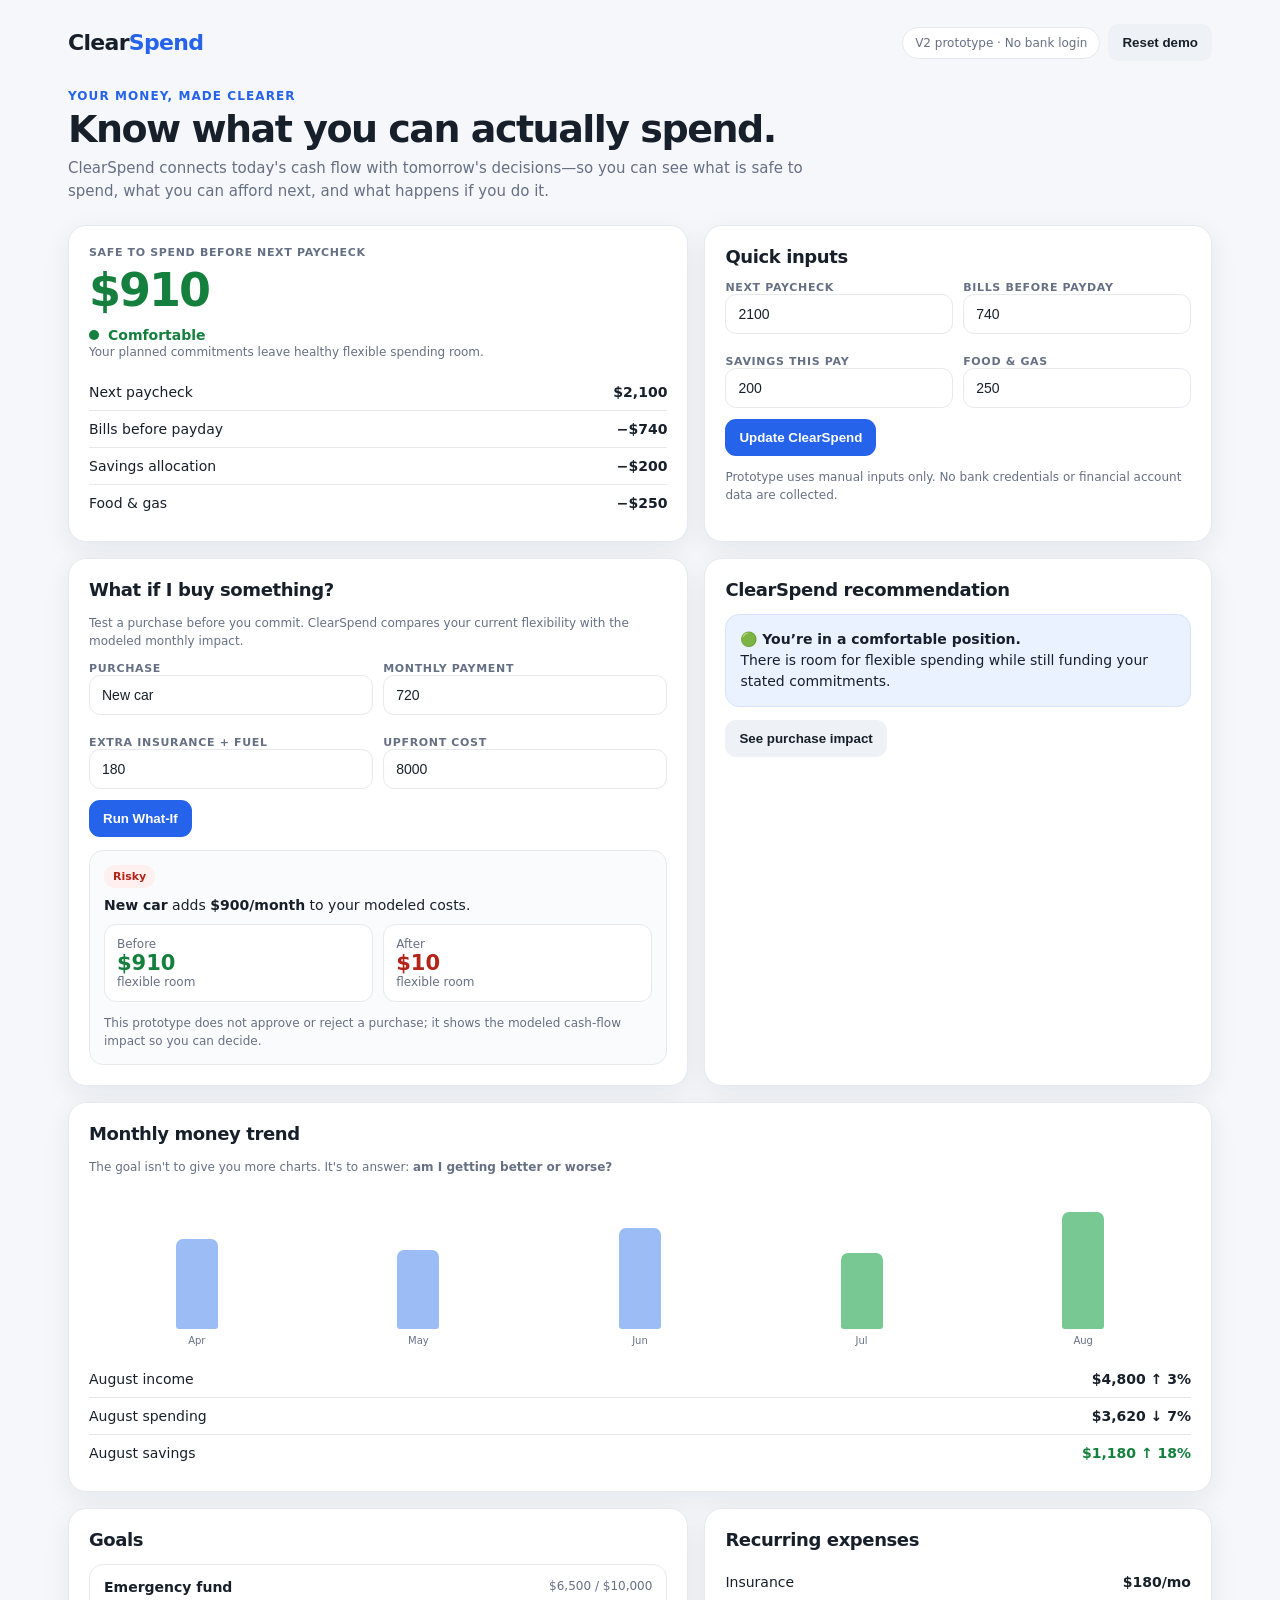
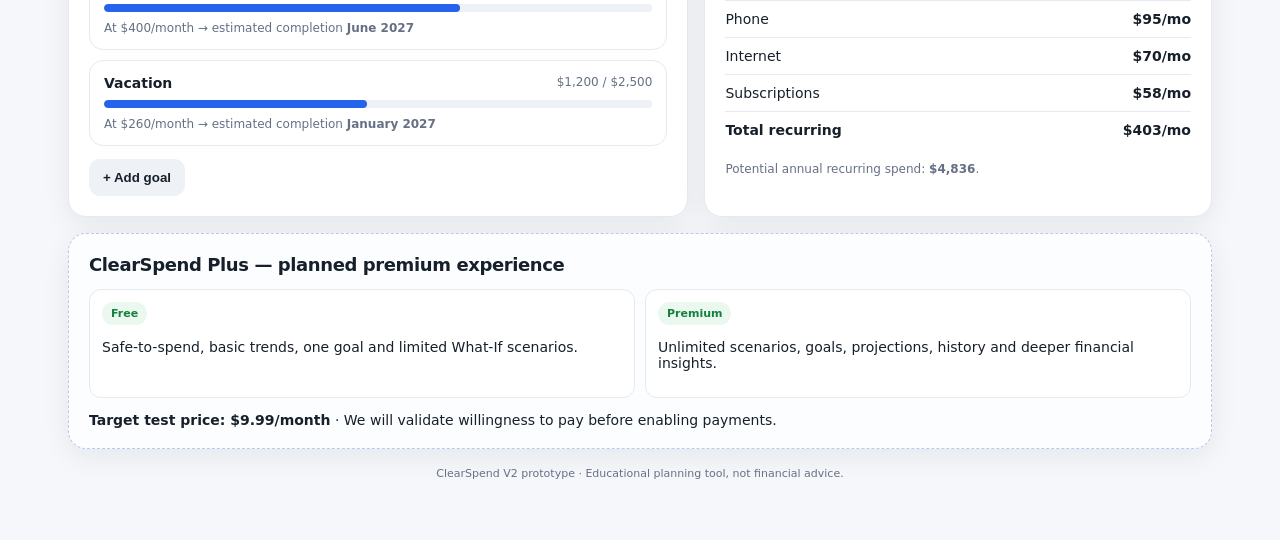
<file: ClearSpend_V2_prototype.html>
<!DOCTYPE html>
<html lang="en">
<head>
<meta charset="UTF-8">
<meta name="viewport" content="width=device-width,initial-scale=1">
<title>ClearSpend V2 — Know what you can actually spend.</title>
<style>
:root{--bg:#f5f7fa;--card:#fff;--text:#17202a;--muted:#667085;--line:#e6e9ee;--blue:#2563eb;--blue2:#eaf1ff;--green:#15803d;--greenbg:#eaf8ef;--amber:#a16207;--amberbg:#fff7df;--red:#b42318;--redbg:#fff0ef;--shadow:0 8px 28px rgba(18,31,53,.07);--r:18px}
*{box-sizing:border-box}body{margin:0;background:var(--bg);color:var(--text);font:14px Inter,ui-sans-serif,system-ui,-apple-system,Segoe UI,Roboto,Arial,sans-serif}
.container{max-width:1180px;margin:auto;padding:24px 18px 60px}nav{display:flex;justify-content:space-between;align-items:center;margin-bottom:28px}.logo{font-size:22px;font-weight:850;letter-spacing:-.7px}.logo span{color:var(--blue)}.navright{display:flex;gap:8px;align-items:center}.pill{border:1px solid var(--line);background:#fff;border-radius:999px;padding:8px 12px;color:var(--muted);font-size:12px}
.hero{margin-bottom:22px}.eyebrow{color:var(--blue);font-size:12px;font-weight:800;text-transform:uppercase;letter-spacing:.09em}h1{font-size:38px;line-height:1.05;letter-spacing:-1.5px;margin:7px 0}.sub{max-width:760px;color:var(--muted);font-size:15px;line-height:1.55}
.grid{display:grid;grid-template-columns:1.1fr .9fr;gap:16px}.card{background:var(--card);border:1px solid var(--line);border-radius:var(--r);box-shadow:var(--shadow);padding:20px}.full{grid-column:1/-1}
.label{font-size:11px;color:var(--muted);font-weight:750;letter-spacing:.06em;text-transform:uppercase}.big{font-size:46px;font-weight:850;letter-spacing:-2px;margin:4px 0}.small{color:var(--muted);font-size:12px}.good{color:var(--green)}.warn{color:var(--amber)}.bad{color:var(--red)}
.status{display:flex;gap:9px;align-items:center;margin:10px 0 2px}.dot{width:10px;height:10px;border-radius:50%;background:var(--green)}.statusText{font-weight:800}
.rows{margin-top:15px}.row{display:flex;justify-content:space-between;gap:15px;padding:10px 0;border-bottom:1px solid var(--line)}.row:last-child{border:0}
h2{font-size:18px;letter-spacing:-.4px;margin:0 0 14px}h3{font-size:14px;margin:0 0 8px}
input,select{width:100%;padding:11px 12px;border:1px solid var(--line);border-radius:11px;background:#fff;font-size:14px;color:var(--text)}.field{margin-bottom:11px}.formgrid{display:grid;grid-template-columns:1fr 1fr;gap:10px}
button{border:0;border-radius:11px;padding:11px 14px;font-weight:800;cursor:pointer}.primary{background:var(--blue);color:#fff}.secondary{background:#eef1f5;color:var(--text)}.danger{background:var(--redbg);color:var(--red)}
.actions{display:flex;gap:8px;flex-wrap:wrap;margin-top:13px}.tag{display:inline-block;border-radius:999px;padding:5px 9px;font-size:11px;font-weight:800;background:var(--greenbg);color:var(--green)}.tag.amber{background:var(--amberbg);color:var(--amber)}.tag.red{background:var(--redbg);color:var(--red)}
.scenario{margin-top:13px;padding:14px;border:1px solid var(--line);background:#fafbfc;border-radius:14px}.scenarioGrid{display:grid;grid-template-columns:1fr 1fr;gap:10px}.scenarioBox{padding:12px;border-radius:12px;background:#fff;border:1px solid var(--line)}.scenarioBox b{font-size:21px}
.chart{height:170px;display:flex;align-items:flex-end;gap:10px;padding:14px 2px 0}.barwrap{flex:1;height:100%;display:flex;flex-direction:column;justify-content:flex-end;align-items:center;gap:6px;color:var(--muted);font-size:10px}.bar{width:100%;max-width:42px;border-radius:7px 7px 3px 3px;background:#9bbcf5}.bar.save{background:#77c893}
.goal{padding:14px;border:1px solid var(--line);border-radius:14px;margin-top:10px}.progress{height:8px;background:#edf0f4;border-radius:99px;overflow:hidden;margin:9px 0}.progress i{display:block;height:100%;background:var(--blue);border-radius:99px}
.rec{background:var(--blue2);border:1px solid #d5e3ff;padding:14px;border-radius:14px;line-height:1.5}.note{color:var(--muted);line-height:1.5;font-size:12px}.premium{border:1px dashed #b8c9ec;background:#fbfdff}.premium ul{padding-left:18px;color:var(--muted);line-height:1.8}
.footer{text-align:center;color:var(--muted);font-size:11px;margin-top:18px}
@media(max-width:820px){.grid{grid-template-columns:1fr}.full{grid-column:auto}h1{font-size:32px}.formgrid,.scenarioGrid{grid-template-columns:1fr}.navright .pill{display:none}}
</style>
</head>
<body>
<div class="container">
<nav><div class="logo">Clear<span>Spend</span></div><div class="navright"><div class="pill">V2 prototype · No bank login</div><button class="secondary" onclick="resetAll()">Reset demo</button></div></nav>

<section class="hero">
<div class="eyebrow">Your money, made clearer</div>
<h1>Know what you can actually spend.</h1>
<div class="sub">ClearSpend connects today's cash flow with tomorrow's decisions—so you can see what is safe to spend, what you can afford next, and what happens if you do it.</div>
</section>

<div class="grid">
<section class="card">
<div class="label">Safe to spend before next paycheck</div>
<div class="big good" id="safe">$910</div>
<div class="status"><span class="dot"></span><span class="statusText" id="status">Comfortable</span></div>
<div class="small" id="statusReason">Your planned commitments leave healthy flexible spending room.</div>
<div class="rows">
<div class="row"><span>Next paycheck</span><b id="incomeOut">$2,100</b></div>
<div class="row"><span>Bills before payday</span><b id="billsOut">−$740</b></div>
<div class="row"><span>Savings allocation</span><b id="savingsOut">−$200</b></div>
<div class="row"><span>Food & gas</span><b id="lifeOut">−$250</b></div>
</div>
</section>

<section class="card">
<h2>Quick inputs</h2>
<div class="formgrid">
<div class="field"><div class="label">Next paycheck</div><input id="income" type="number" value="2100"></div>
<div class="field"><div class="label">Bills before payday</div><input id="bills" type="number" value="740"></div>
<div class="field"><div class="label">Savings this pay</div><input id="savings" type="number" value="200"></div>
<div class="field"><div class="label">Food & gas</div><input id="life" type="number" value="250"></div>
</div>
<button class="primary" onclick="updateAll()">Update ClearSpend</button>
<p class="note">Prototype uses manual inputs only. No bank credentials or financial account data are collected.</p>
</section>

<section class="card">
<h2>What if I buy something?</h2>
<p class="note">Test a purchase before you commit. ClearSpend compares your current flexibility with the modeled monthly impact.</p>
<div class="formgrid">
<div class="field"><div class="label">Purchase</div><input id="purchaseName" value="New car"></div>
<div class="field"><div class="label">Monthly payment</div><input id="payment" type="number" value="720"></div>
<div class="field"><div class="label">Extra insurance + fuel</div><input id="extra" type="number" value="180"></div>
<div class="field"><div class="label">Upfront cost</div><input id="upfront" type="number" value="8000"></div>
</div>
<button class="primary" onclick="runScenario()">Run What-If</button>
<div class="scenario" id="scenario">
<span class="tag amber">Big decision</span>
<div style="margin-top:9px"><b>New car</b> would reduce monthly flexible spending by <b>$900</b>.</div>
</div>
</section>

<section class="card">
<h2>ClearSpend recommendation</h2>
<div class="rec" id="rec"><b>🟢 You're in a comfortable position.</b><br>Based on this month's inputs, you have room for flexible spending while still funding your stated savings allocation.</div>
<div class="actions"><button class="secondary" onclick="runScenario()">See purchase impact</button></div>
</section>

<section class="card full">
<h2>Monthly money trend</h2>
<div class="note">The goal isn't to give you more charts. It's to answer: <b>am I getting better or worse?</b></div>
<div class="chart">
<div class="barwrap"><div class="bar" style="height:58%"></div><span>Apr</span></div>
<div class="barwrap"><div class="bar" style="height:51%"></div><span>May</span></div>
<div class="barwrap"><div class="bar" style="height:65%"></div><span>Jun</span></div>
<div class="barwrap"><div class="bar save" style="height:49%"></div><span>Jul</span></div>
<div class="barwrap"><div class="bar save" style="height:75%"></div><span>Aug</span></div>
</div>
<div class="rows">
<div class="row"><span>August income</span><b>$4,800 ↑ 3%</b></div>
<div class="row"><span>August spending</span><b>$3,620 ↓ 7%</b></div>
<div class="row"><span>August savings</span><b class="good">$1,180 ↑ 18%</b></div>
</div>
</section>

<section class="card">
<h2>Goals</h2>
<div class="goal">
<div style="display:flex;justify-content:space-between"><b>Emergency fund</b><span class="small">$6,500 / $10,000</span></div>
<div class="progress"><i style="width:65%"></i></div>
<div class="small">At $400/month → estimated completion <b>June 2027</b></div>
</div>
<div class="goal">
<div style="display:flex;justify-content:space-between"><b>Vacation</b><span class="small">$1,200 / $2,500</span></div>
<div class="progress"><i style="width:48%"></i></div>
<div class="small">At $260/month → estimated completion <b>January 2027</b></div>
</div>
<div class="actions"><button class="secondary" onclick="alert('Goal creation is planned for the next build step.')">+ Add goal</button></div>
</section>

<section class="card">
<h2>Recurring expenses</h2>
<div class="rows" style="margin-top:0">
<div class="row"><span>Insurance</span><b>$180/mo</b></div>
<div class="row"><span>Phone</span><b>$95/mo</b></div>
<div class="row"><span>Internet</span><b>$70/mo</b></div>
<div class="row"><span>Subscriptions</span><b>$58/mo</b></div>
<div class="row"><b>Total recurring</b><b>$403/mo</b></div>
</div>
<p class="note">Potential annual recurring spend: <b>$4,836</b>.</p>
</section>

<section class="card premium full">
<h2>ClearSpend Plus — planned premium experience</h2>
<div class="scenarioGrid">
<div class="scenarioBox"><span class="tag">Free</span><p>Safe-to-spend, basic trends, one goal and limited What-If scenarios.</p></div>
<div class="scenarioBox"><span class="tag">Premium</span><p>Unlimited scenarios, goals, projections, history and deeper financial insights.</p></div>
</div>
<p style="margin-bottom:0"><b>Target test price: $9.99/month</b> · We will validate willingness to pay before enabling payments.</p>
</section>
</div>

<div class="footer">ClearSpend V2 prototype · Educational planning tool, not financial advice.</div>
</div>

<script>
const money=n=>new Intl.NumberFormat('en-US',{style:'currency',currency:'USD',maximumFractionDigits:0}).format(n||0);
function vals(){return {income:+incomeEl().value||0,bills:+billsEl().value||0,savings:+savingsEl().value||0,life:+lifeEl().value||0}}
function incomeEl(){return document.getElementById('income')}function billsEl(){return document.getElementById('bills')}function savingsEl(){return document.getElementById('savings')}function lifeEl(){return document.getElementById('life')}
function updateAll(){
 const v=vals(), safe=Math.max(0,v.income-v.bills-v.savings-v.life);
 document.getElementById('safe').textContent=money(safe);
 document.getElementById('incomeOut').textContent=money(v.income);
 document.getElementById('billsOut').textContent='−'+money(v.bills);
 document.getElementById('savingsOut').textContent='−'+money(v.savings);
 document.getElementById('lifeOut').textContent='−'+money(v.life);
 const status=document.getElementById('status'), reason=document.getElementById('statusReason'), dot=document.querySelector('.dot');
 status.className='statusText';
 if(safe>=v.income*.30){status.textContent='Comfortable';status.className='statusText good';dot.style.background='var(--green)';reason.textContent='Your planned commitments leave healthy flexible spending room.'}
 else if(safe>=v.income*.15){status.textContent='Getting tight';status.className='statusText warn';dot.style.background='var(--amber)';reason.textContent='You have some flexibility, but a large purchase could materially change your month.'}
 else{status.textContent='Risky';status.className='statusText bad';dot.style.background='var(--red)';reason.textContent='Most of this paycheck is already committed. Consider protecting your cash cushion.'}
 const rec=document.getElementById('rec');
 rec.innerHTML=safe>=v.income*.30?'<b>🟢 You’re in a comfortable position.</b><br>There is room for flexible spending while still funding your stated commitments.':safe>=v.income*.15?'<b>🟡 You’re getting tight.</b><br>Consider checking planned purchases before committing to anything new.':'<b>🔴 Your month is getting tight.</b><br>ClearSpend would prioritize protecting your cash cushion before adding a major expense.';
}
function runScenario(){
 updateAll();
 const v=vals(), monthly=(+document.getElementById('payment').value||0)+(+document.getElementById('extra').value||0), current=Math.max(0,v.income-v.bills-v.savings-v.life), after=Math.max(0,current-monthly), name=document.getElementById('purchaseName').value||'Purchase';
 const impact=current?Math.round(monthly/current*100):100;
 let tag=impact<=35?'<span class="tag">Comfortable</span>':impact<=60?'<span class="tag amber">Big impact</span>':'<span class="tag red">Risky</span>';
 document.getElementById('scenario').innerHTML=tag+`<div style="margin-top:9px"><b>${name}</b> adds <b>${money(monthly)}/month</b> to your modeled costs.</div><div class="scenarioGrid" style="margin-top:11px"><div class="scenarioBox"><div class="small">Before</div><b class="good">${money(current)}</b><div class="small">flexible room</div></div><div class="scenarioBox"><div class="small">After</div><b class="${after<current*.5?'bad':'good'}">${money(after)}</b><div class="small">flexible room</div></div></div><p class="note" style="margin-bottom:0">This prototype does not approve or reject a purchase; it shows the modeled cash-flow impact so you can decide.</p>`;
}
function resetAll(){incomeEl().value=2100;billsEl().value=740;savingsEl().value=200;lifeEl().value=250;document.getElementById('purchaseName').value='New car';document.getElementById('payment').value=720;document.getElementById('extra').value=180;document.getElementById('upfront').value=8000;updateAll();runScenario()}
updateAll();runScenario();
</script>
</body></html>
</file>
